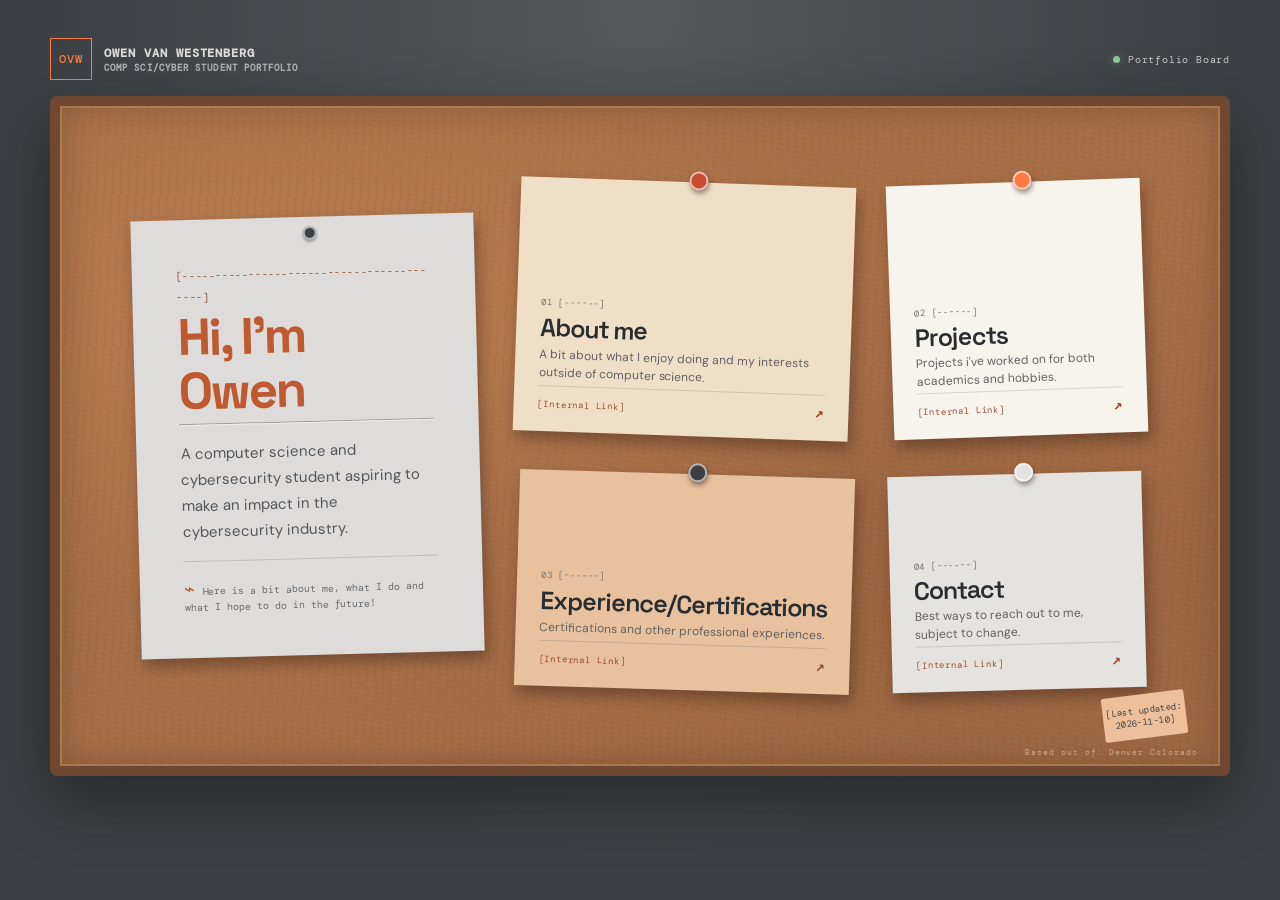
<file: index.html>
<!DOCTYPE html>
<html lang="en">
<head>
  <meta charset="UTF-8" />
  <meta name="viewport" content="width=device-width, initial-scale=1.0"/>
  <title>Portfolio Website | Owen Van Westenberg</title>
  <link rel="stylesheet" href="personalwebstyle.css">
</head>
<!-- Palette: #DDDCDB (paper) #FD7B41 (orange) #EDBF9B (light orange) #3C4044 (charcoal) -->
<body>
  <main class="board-shell">
    <header class="topbar">
      <a class="brand" href="index.html" aria-label="Owen Van Westenberg home">
        <span class="brand-mark">OVW</span>
        <span>OWEN VAN WESTENBERG<small>COMP SCI/CYBER STUDENT PORTFOLIO</small></span>
      </a>
      <span class="status"><span class="status-dot"></span>Portfolio Board</span>
    </header>

    <section class="corkboard" aria-labelledby="intro-title">
      <div class="board-grain" aria-hidden="true"></div>
      <div class="intro-note">
        <span class="eyebrow">[-----------------------------------------]</span>
        <h1 id="intro-title"><span class="h1">Hi, I'm Owen</span></h1>
        <hr class="eyebrow" aria-hidden="true">
        <p>A computer science and cybersecurity student aspiring to make an impact in the cybersecurity industry.</p>
        <div class="intro-meta"><span>⌁</span> Here is a bit about me, what I do and what I hope to do in the future!</div>
      </div>

      <a class="pin-card pin-about" href="indexabt.html">
        <span class="pin" aria-hidden="true"></span><span class="card-label">01 [------]</span>
        <strong>About me</strong><span class="card-copy">A bit about what I enjoy doing and my interests outside of computer science.</span>
        <span class="card-link">[Internal Link]<b>↗</b></span>
      </a>
      <a class="pin-card pin-projects" href="indexproj.html">
        <span class="pin pin-orange" aria-hidden="true"></span><span class="card-label">02 [------]</span>
        <strong>Projects</strong><span class="card-copy">Projects i've worked on for both academics and hobbies.</span>
        <span class="card-link">[Internal Link]<b>↗</b></span>
      </a>
      <a class="pin-card pin-notes" href="indexcerts.html">
        <span class="pin pin-dark" aria-hidden="true"></span><span class="card-label">03 [------]</span>
        <strong>Experience/Certifications</strong><span class="card-copy">Certifications and other professional experiences.</span>
        <span class="card-link">[Internal Link]<b>↗</b></span>
      </a>
      <a class="pin-card pin-contact" href="indexcontact.html">
        <span class="pin pin-cream" aria-hidden="true"></span><span class="card-label">04 [------]</span>
        <strong>Contact</strong><span class="card-copy">Best ways to reach out to me, subject to change.</span>
        <span class="card-link">[Internal Link]<b>↗</b></span>
      </a>

      <div class="board-sticker sticker-bottom" aria-hidden="true">[Last updated: 2026-11-10]</div>
      <div class="thread thread-one" aria-hidden="true"></div>
      <div class="thread thread-two" aria-hidden="true"></div>
      <span class="board-coordinate" aria-hidden="true">Based out of: Denver Colorado</span>
    </section>
  </main>
</body>
</html>
</file>
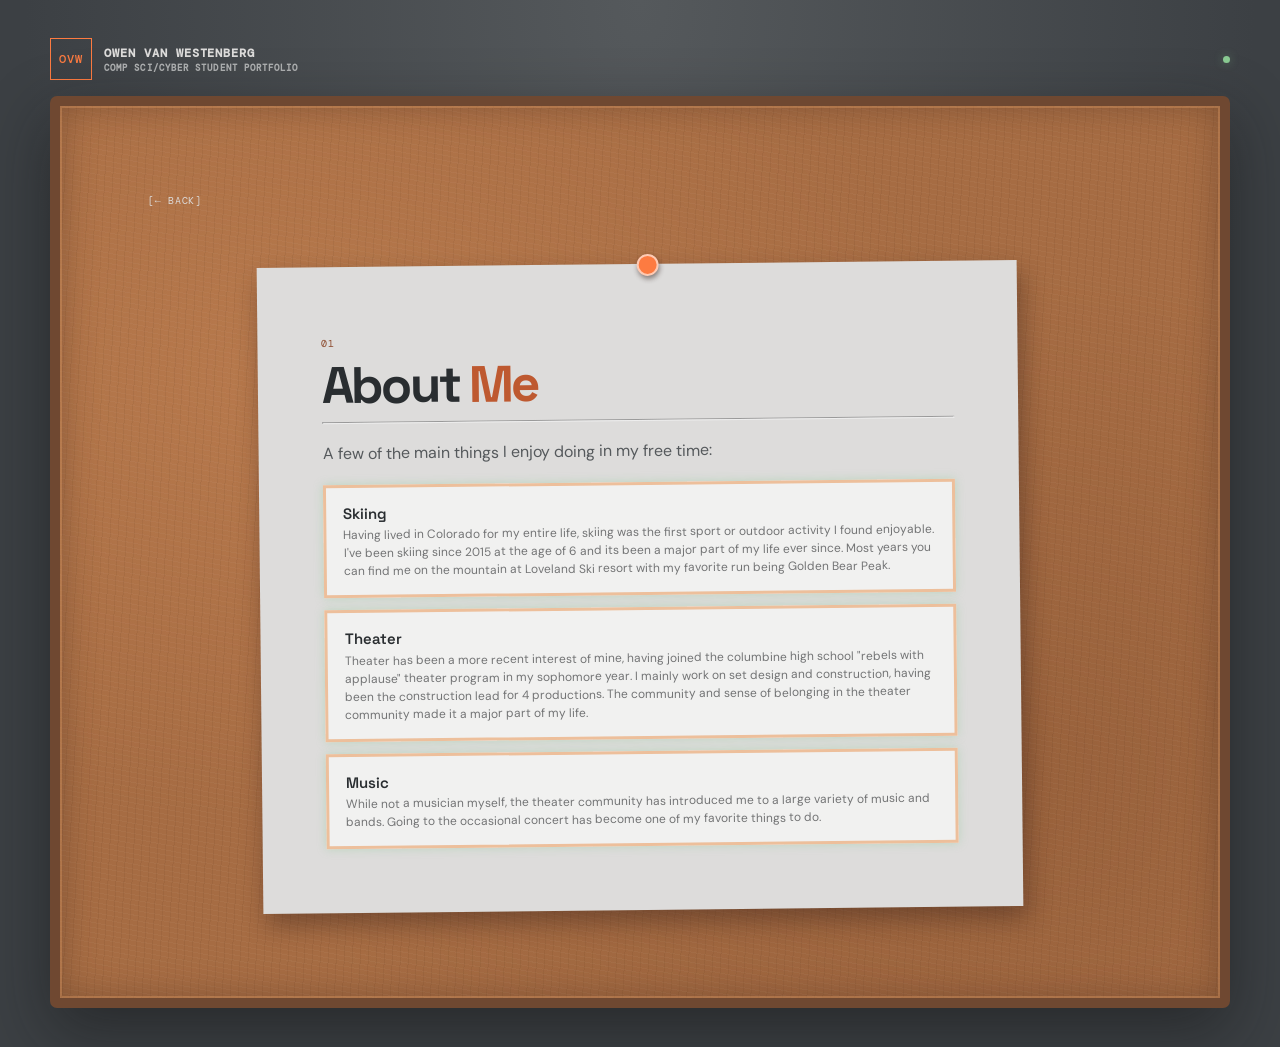
<file: indexabt.html>
<!DOCTYPE html>
<html lang="en">
<head>
  <meta charset="UTF-8" />
  <meta name="viewport" content="width=device-width, initial-scale=1.0" />
  <meta name="theme-color" content="#3C4044" />
  <title>About | Owen Van Westenberg</title>
  <link rel="stylesheet" href="personalwebstyle.css" />
</head>
<body>
  <main class="board-shell">
    <header class="topbar"><a class="brand" href="index.html"><span class="brand-mark">OVW</span><span>OWEN VAN WESTENBERG<small>COMP SCI/CYBER STUDENT PORTFOLIO</small></span></a><span class="status"><span class="status-dot"></span></span></header>
    <section class="corkboard page-board">
      <a class="back-link" href="index.html">[← BACK]</a>
      <article class="page-paper"><span class="eyebrow">01</span><h1>About<span> Me</span></h1><hr class="eyebrow" aria-hidden="true">
      <p>A few of the main things I enjoy doing in my free time:<div class="placeholder-list">
      <div class="placeholder-item"><strong>Skiing</strong><span>Having lived in Colorado for my entire life, skiing was the first sport or outdoor activity I found enjoyable. I've been skiing since 2015 at the age of 6 and its been a major part of my life ever since. Most years you can find me on the mountain at Loveland Ski resort with my favorite run being Golden Bear Peak.</span></div>
      <div class="placeholder-item"><strong>Theater</strong><span>Theater has been a more recent interest of mine, having joined the columbine high school "rebels with applause" theater program in my sophomore year. I mainly work on set design and construction, having been the construction lead for 4 productions. The community and sense of belonging in the theater community made it a major part of my life.</span></div>
      <div class="placeholder-item"><strong>Music</strong><span>While not a musician myself, the theater community has introduced me to a large variety of music and bands. Going to the occasional concert has become one of my favorite things to do. </span></div>
      </div>
      </article>
    </section>
  </main>
</body>
</html>
</file>
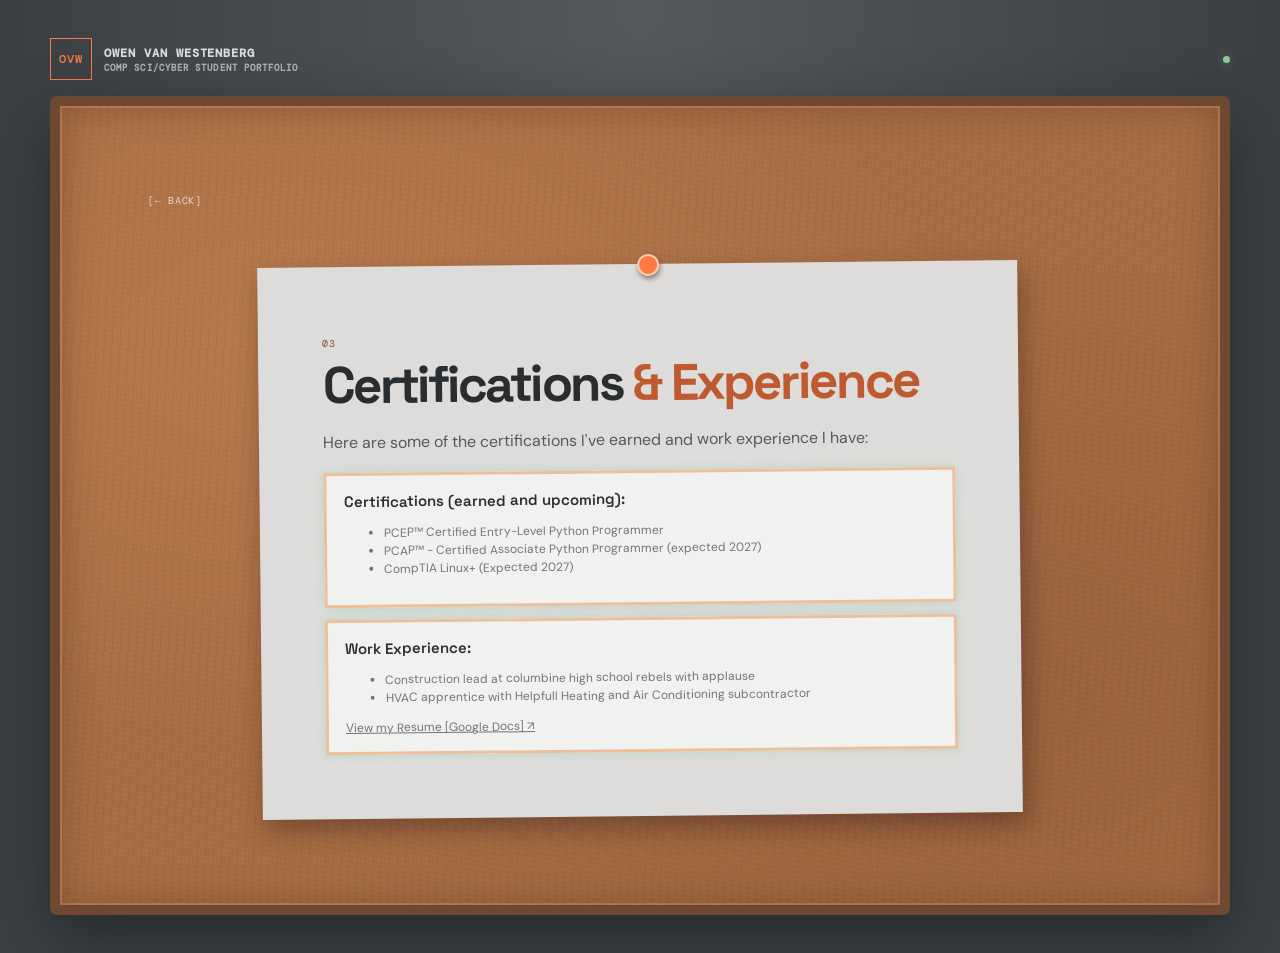
<file: indexcerts.html>
<!DOCTYPE html>
<html lang="en">
<head>
  <meta charset="UTF-8" />
  <meta name="viewport" content="width=device-width, initial-scale=1.0" />
  <meta name="theme-color" content="#3C4044" />
  <title>Write-ups | Owen Van Westenberg</title>
  <link rel="stylesheet" href="personalwebstyle.css" />
</head>
<body>
  <main class="board-shell">
    <header class="topbar"><a class="brand" href="index.html"><span class="brand-mark">OVW</span><span>OWEN VAN WESTENBERG<small>COMP SCI/CYBER STUDENT PORTFOLIO</small></span></a><span class="status"><span class="status-dot"></span></span></header>
    <section class="corkboard page-board">
      <a class="back-link" href="index.html">[← BACK]</a>
      <article class="page-paper"><span class="eyebrow">03</span><h1>Certifications <span>& Experience</span></h1><p>Here are some of the certifications I've earned and work experience I have:</p>
        <div class="placeholder-list"><div class="placeholder-item"><strong>Certifications (earned and upcoming):</strong><span><ul>
          <li>PCEP™ Certified Entry-Level Python Programmer</li>
          <li>PCAP™ - Certified Associate Python Programmer (expected 2027)</li>
          <li>CompTIA Linux+ (Expected 2027)</li>
        </ul></span></div>
        <div class="placeholder-item"><strong>Work Experience:</strong><span><ul>
          <li>Construction lead at columbine high school rebels with applause</li>
          <li>HVAC apprentice with Helpfull Heating and Air Conditioning subcontractor</li>
        </ul><a href="https://docs.google.com/document/d/1S9TKQokt6sHNl6olUDGPdtXA9BukB1iNH3e2nfQmICU/edit?tab=t.0" target="_blank">View my Resume  [Google Docs] ↗</a></span></div></div>
      </article>
    </section>
  </main>
</body>
</html>
</file>
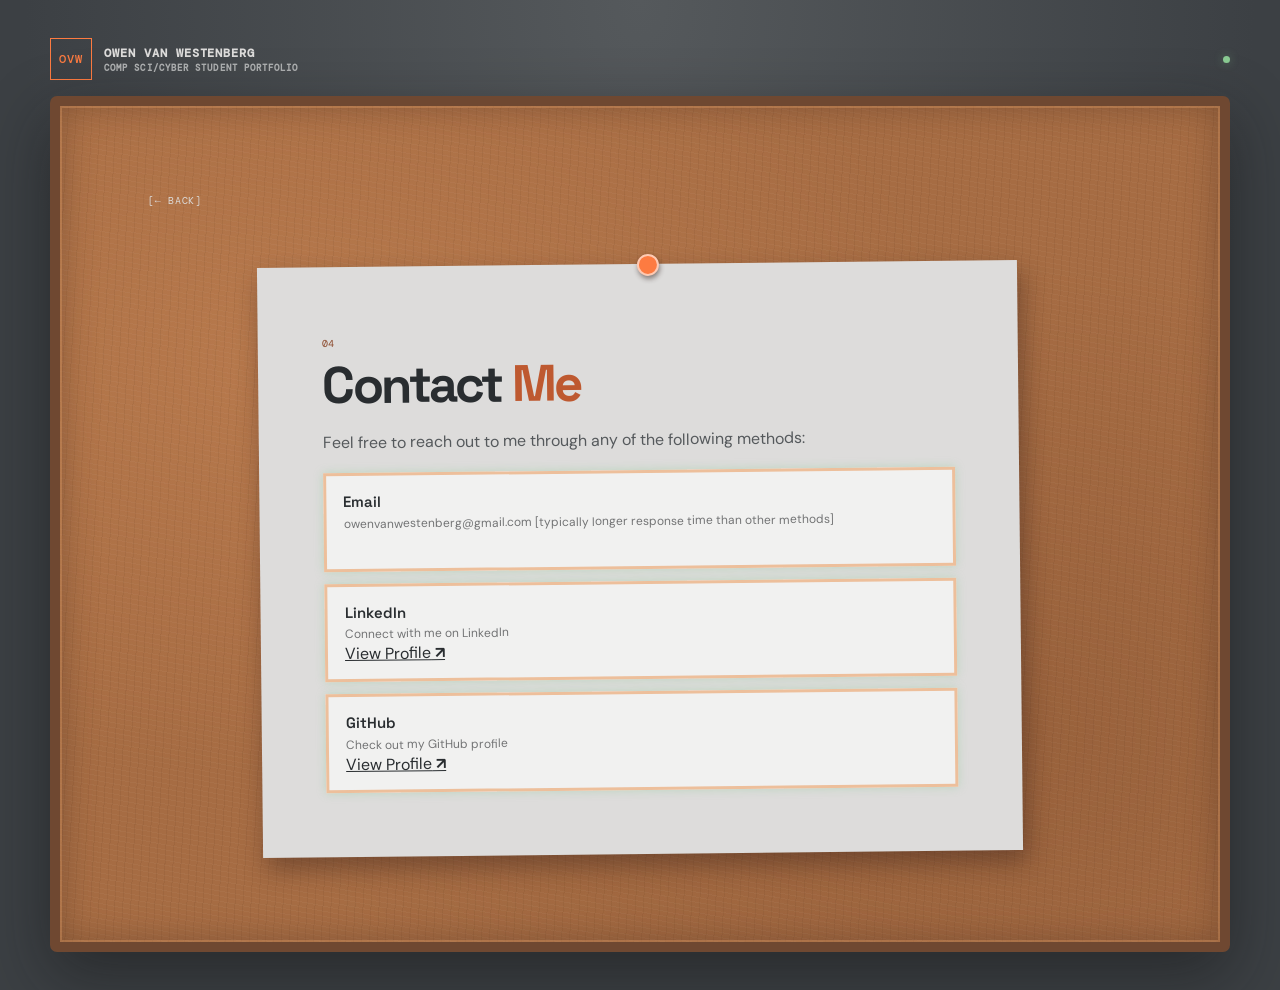
<file: indexcontact.html>
<!DOCTYPE html>
<html lang="en">
<head>
  <meta charset="UTF-8" />
  <meta name="viewport" content="width=device-width, initial-scale=1.0" />
  <meta name="theme-color" content="#3C4044" />
  <title>Contact | Owen Van Westenberg</title>
  <link rel="stylesheet" href="personalwebstyle.css" />
</head>
<body>
  <main class="board-shell">
    <header class="topbar"><a class="brand" href="index.html"><span class="brand-mark">OVW</span><span>OWEN VAN WESTENBERG<small>COMP SCI/CYBER STUDENT PORTFOLIO</small></span></a><span class="status"><span class="status-dot"></span></span></header>
    <section class="corkboard page-board">
      <a class="back-link" href="index.html">[← BACK]</a>
      <article class="page-paper"><span class="eyebrow">04</span><h1>Contact<span> Me</span></h1><p>Feel free to reach out to me through any of the following methods:</p><div class="placeholder-list"><div class="placeholder-item"><strong>Email</strong><span>owenvanwestenberg@gmail.com [typically longer response time than other methods]</span><a class="contact-email" href="mailto:owenvanwestenberg@gmail.com"></a></div><div class="placeholder-item"><strong>LinkedIn</strong><span>Connect with me on LinkedIn</span><a class="contact-linkedin" href="https://www.linkedin.com/in/owen-van-westenberg-262452386/" target="_blank">View Profile<b>  ↗</b></a></div><div class="placeholder-item"><strong>GitHub</strong><span>Check out my GitHub profile</span><a class="contact-github" href="https://github.com/OwenVWest" target="_blank">View Profile<b>  ↗</b></a></div></div></article>
    </section>
  </main>
</body>
</html>
</file>
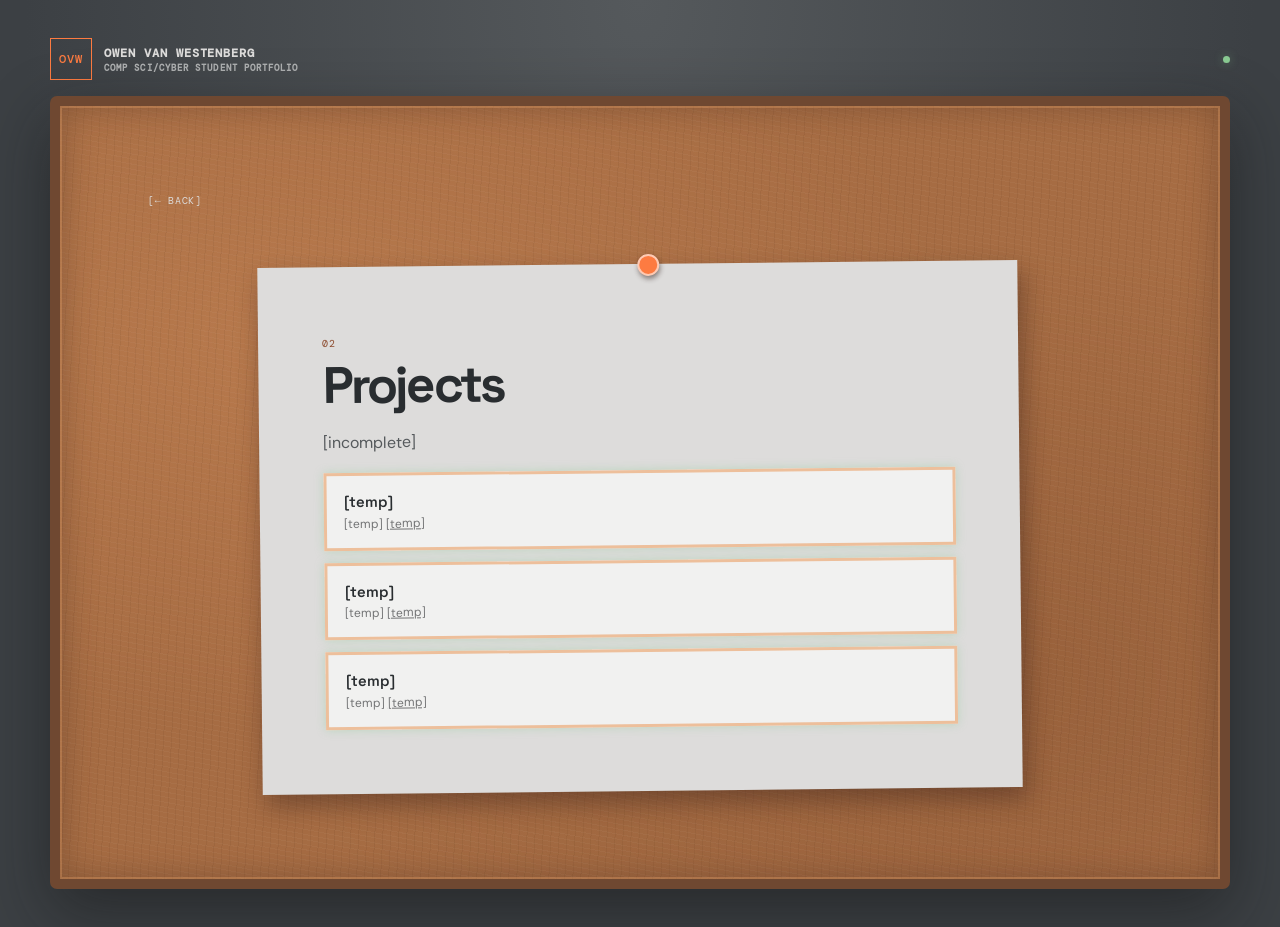
<file: indexproj.html>
<!DOCTYPE html>
<html lang="en">
<head>
  <meta charset="UTF-8" />
  <meta name="viewport" content="width=device-width, initial-scale=1.0" />
  <meta name="theme-color" content="#3C4044" />
  <title>Projects | Owen Van Westenberg</title>
  <link rel="stylesheet" href="personalwebstyle.css" />
</head>
<body>
  <main class="board-shell">
    <header class="topbar"><a class="brand" href="index.html"><span class="brand-mark">OVW</span><span>OWEN VAN WESTENBERG<small>COMP SCI/CYBER STUDENT PORTFOLIO</small></span></a><span class="status"><span class="status-dot"></span></span></header>
    <section class="corkboard page-board">
      <a class="back-link" href="index.html">[← BACK]</a>
      <article class="page-paper"><span class="eyebrow">02</span><h1>Projects<span> </span></h1><p>[incomplete]</p><div class="placeholder-list"><div class="placeholder-item"><strong>[temp]</strong><span>[temp] <a href="#">[temp]</a></span></div><div class="placeholder-item"><strong>[temp]</strong><span>[temp] <a href="#">[temp]</a></span></div><div class="placeholder-item"><strong>[temp]</strong><span>[temp] <a href="#">[temp]</a></span></div></div></article>
    </section>
  </main>
</body>
</html>
</file>
<file: personalwebstyle.css>
@import url('https://fonts.googleapis.com/css2?family=DM+Mono:wght@400;500&family=DM+Sans:wght@400;500;600;700;800&family=Space+Grotesk:wght@400;500;600;700&display=swap');

:root {
  --paper: #DDDCDB;
  --orange: #FD7B41;
  --peach: #EDBF9B;
  --charcoal: #3C4044;
  --ink: #292d30;
  --board: #a66c43;
  --mono: 'DM Mono', monospace;
  --sans: 'DM Sans', sans-serif;
  --display: 'Space Grotesk', sans-serif;
}

* {
  box-sizing: border-box;
}

html {
  min-width: 320px;
  background: var(--charcoal);
}

body {
  margin: 0;
  min-height: 100vh;
  padding: 3%;
  color: var(--ink);
  background: radial-gradient(ellipse at 50% 0%, #55595c 0, var(--charcoal) 68%);
  font-family: var(--sans);
}

a {
  color: inherit;
}

.board-shell {
  width: min(1180px, 100%);
  margin: 0 auto;
}

.topbar,
.brand,
.site-footer,
.status {
  display: flex;
  align-items: center;
}

.topbar {
  justify-content: space-between;
  gap: 20px;
  margin-bottom: 1.3%;
  color: var(--paper);
}

.brand {
  gap: 12px;
  text-decoration: none;
  font: 600 12px var(--mono);
  letter-spacing: .08em;
}

.brand small {
  display: block;
  margin-top: .35%;
  color: #aeb0b1;
  font-size: 9px;
  letter-spacing: .12em;
}

.brand-mark {
  display: grid;
  width: 42px;
  height: 42px;
  place-items: center;
  border: 1px solid var(--orange);
  color: var(--orange);
  font: 500 12px var(--mono);
}

.status {
  gap: 8px;
  color: #c6c7c7;
  font: 10px var(--mono);
  letter-spacing: .08em;
}

.status-dot {
  width: 7px;
  height: 7px;
  border-radius: 50%;
  background: #8acb93;
  box-shadow: 0 0 10px #8acb9366;
}
.corkboard {
  position: relative;
  display: grid;
  min-height: 680px;
  grid-template-columns: 1.15fr .85fr .85fr;
  grid-template-rows: 1fr .85fr;
  gap: clamp(18px, 3vw, 38px);
  overflow: hidden;
  padding: clamp(28px, 6vw, 76px);
  border: 10px solid #6f4831;
  border-radius: 7px;
  background-color: var(--board);
  background-image: repeating-linear-gradient(11deg, #ffffff08 0, #ffffff08 1px, transparent 1px, transparent 5px), repeating-linear-gradient(93deg, #45240c12 0, #45240c12 1px, transparent 1px, transparent 8px), radial-gradient(ellipse at 20% 30%, #d28d5a66, transparent 50%), radial-gradient(ellipse at 80% 75%, #71422644, transparent 53%);
  box-shadow: 0 23px 65px #1117, inset 0 0 0 2px #e6a26b55, inset 0 0 35px #492c1f66;
}
.board-grain {
  position: absolute;
  inset: 0;
  pointer-events: none;
  opacity: .14;
  background-image: url("data:image/svg+xml,%3Csvg viewBox='0 0 180 180' xmlns='http://www.w3.org/2000/svg'%3E%3Cfilter id='n'%3E%3CfeTurbulence type='fractalNoise' baseFrequency='.8' numOctaves='3' stitchTiles='stitch'/%3E%3C/filter%3E%3Crect width='100%25' height='100%25' filter='url(%23n)' opacity='.32'/%3E%3C/svg%3E");
}

.intro-note,
.pin-card {
  position: relative;
  z-index: 1;
  box-shadow: 3px 8px 14px #311b1666;
}

.intro-note {
  align-self: center;
  grid-row: 1 / 3;
  padding: clamp(24px, 4vw, 44px);
  transform: rotate(-1.5deg);
  background: var(--paper);
}

.intro-note::before,
.page-paper::before {
  position: absolute;
  left: 50%;
  border: 2px solid #fff9;
  border-radius: 50%;
  box-shadow: 1px 3px 5px #26140f77;
  content: '';
}

.intro-note::before {
  top: 9px;
  width: 10px;
  height: 10px;
  background: var(--charcoal);
  box-shadow: 0 2px 3px #0005;
}

.eyebrow,
.card-label,
.card-link,
.board-coordinate,
.site-footer {
  font-family: var(--mono);
}

.eyebrow {
  color: #8c4a2d;
  font-size: 10px;
  letter-spacing: .06em;
}

h1 {
  margin: 2% 0 1.5%;
  font: 700 clamp(32px, 4vw, 53px)/1.05 var(--display);
  letter-spacing: -.055em;
}

h1 span {
  color: #be5930;
}

.intro-note p {
  max-width: 370px;
  color: #53565a;
  font-size: 15px;
  line-height: 1.75;
}

.intro-meta {
  margin-top: 2.6%;
  padding-top: 15px;
  border-top: 1px solid #3c404433;
  color: #6b6d6f;
  font: 10px var(--mono);
}

.intro-meta span {
  margin-right: .6%;
  color: #bf552e;
  font-size: 18px;
}

.pin-card {
  display: flex;
  min-height: 192px;
  flex-direction: column;
  justify-content: flex-end;
  padding: 25px 24px 21px;
  text-decoration: none;
  transition: transform .2s ease, box-shadow .2s ease;
}

.pin-card:hover,
.pin-card:focus-visible {
  z-index: 3;
  transform: translateY(-7px) rotate(0deg) !important;
  box-shadow: 4px 15px 20px #21120f77;
}

.pin-card:focus-visible {
  outline: 3px solid var(--charcoal);
  outline-offset: 4px;
}

.pin-about {
  background: #f0dfc7;
  transform: rotate(2deg);
}

.pin-projects {
  background: #f7f4ed;
  transform: rotate(-2deg);
}

.pin-notes {
  background: #e8c19f;
  transform: rotate(1.7deg);
}

.pin-contact {
  background: #e4e3df;
  transform: rotate(-1.5deg);
}

.pin {
  position: absolute;
  top: -11px;
  left: 50%;
  width: 19px;
  height: 19px;
  border: 2px solid #fff9;
  border-radius: 50%;
  background: #c64f2f;
  box-shadow: 1px 3px 5px #26140f77;
}

.pin-orange {
  background: var(--orange);
}

.pin-dark {
  background: var(--charcoal);
}

.pin-cream {
  background: #e4e3df;
}

.card-label {
  margin-bottom: 1%;
  color: #77736c;
  font-size: 9px;
  letter-spacing: .09em;
}

.pin-card strong {
  font: 600 25px var(--display);
  letter-spacing: -.04em;
}

.card-copy {
  margin-top: .5%;
  color: #626263;
  font-size: 12px;
  line-height: 1.5;
}

.card-link {
  display: flex;
  justify-content: space-between;
  margin-top: 1.5%;
  padding-top: 12px;
  border-top: 1px solid #3c40442b;
  color: #9d492c;
  font-size: 9px;
  letter-spacing: .09em;
}

.card-link b {
  font-size: 15px;
  line-height: 10px;
}

.board-sticker {
  position: absolute;
  z-index: 2;
  display: grid;
  place-content: center;
  width: 72px;
  height: 72px;
  border-radius: 50%;
  text-align: center;
  font: 9px/1.35 var(--mono);
  letter-spacing: .05em;
}

.sticker-bottom {
  right: 34px;
  bottom: 28px;
  width: 83px;
  height: 44px;
  border-radius: 2px;
  color: var(--charcoal);
  background: var(--peach);
  transform: rotate(-7deg);
}

.thread {
  position: absolute;
  z-index: 0;
  width: 180px;
  height: 1px;
  background: #ffe2bd99;
  transform-origin: left center;
  box-shadow: 0 1px #54331f55;
}

.thread-one {
  right: 80px;
  bottom: 92px;
  transform: rotate(-32deg);
}

.thread-two {
  top: 138px;
  right: 94px;
  transform: rotate(33deg);
}

.board-coordinate {
  position: absolute;
  right: 22px;
  bottom: 9px;
  color: #f2d5b299;
  font-size: 8px;
  letter-spacing: .12em;
}

.site-footer {
  justify-content: space-between;
  gap: 12px;
  padding: 16px 3px 0;
  color: #a8a9a9;
  font-size: 9px;
  letter-spacing: .09em;
}

.site-footer b {
  color: var(--orange);
  font-size: 14px;
}

/* Linked pages */
.page-board {
  min-height: min(690px, 76vh);
  display: flex;
  flex-direction: column;
  justify-content: center;
  padding: clamp(28px, 7vw, 88px);
}

.page-paper {
  position: relative;
  z-index: 1;
  width: min(760px, 100%);
  margin: auto;
  padding: clamp(28px, 6vw, 64px);
  background: var(--paper);
  box-shadow: 4px 12px 25px #311b1666;
  transform: rotate(-.6deg);
}

.page-paper::before {
  top: -10px;
  width: 18px;
  height: 18px;
  background: var(--orange);
}

.back-link {
  position: relative;
  z-index: 1;
  align-self: flex-start;
  margin-bottom: 2%;
  color: var(--paper);
  font: 10px var(--mono);
  letter-spacing: .07em;
  text-decoration: none;
}

.back-link:hover {
  color: var(--orange);
}

.page-paper h1 {
  margin-top: 1.1%;
}

.page-paper p {
  color: #55595c;
  line-height: 1.8;
}

.placeholder-list {
  display: grid;
  gap: 12px;
  margin-top: 2.1%;
}

.placeholder-item {
  padding: 15px 17px;
  border: 3px solid var(--peach);
  background: #fff9;
  box-shadow: 0 0 10px #8acb9366;
}

.placeholder-item strong {
  font: 600 15px var(--display);
}

.placeholder-item span {
  display: block;
  margin-top: .4%;
  color: #737475;

  font-size: 12px;
  line-height: 1.5;
}

.contact-email {
  display: inline-block;
  margin-top: 1.25%;
  color: #a44727;
  font: 500 14px var(--mono);
}

@media (max-width: 760px) {
  body {
    padding: 3%;
  }

  .corkboard {
    min-height: 0;
    grid-template-columns: repeat(2, minmax(0, 1fr));
    grid-template-rows: auto;
    gap: 22px 18px;
    padding: 40px 22px 55px;
  }

  .intro-note {
    grid-column: 1 / -1;
    grid-row: auto;
    margin: 1% .4% .5%;
  }

  .pin-card {
    min-height: 178px;
  }

  .thread,
  .sticker-bottom {
    display: none;
  }
}

@media (max-width: 480px) {
  .status {
    font-size: 8px;
  }

  .brand {
    font-size: 10px;
  }

  .brand-mark {
    width: 36px;
    height: 36px;
  }

  .corkboard {
    grid-template-columns: 1fr;
    padding: 30px 22px 48px;
  }

  .intro-note {
    padding: 28px 23px;
  }

  .pin-card {
    min-height: 155px;
    margin: 0 1%;
  }

  .site-footer {
    font-size: 8px;
  }
}

@media (prefers-reduced-motion: reduce) {
  *,
  *::before,
  *::after {
    scroll-behavior: auto !important;
    transition-duration: .01ms !important;
  }
}
</file>
